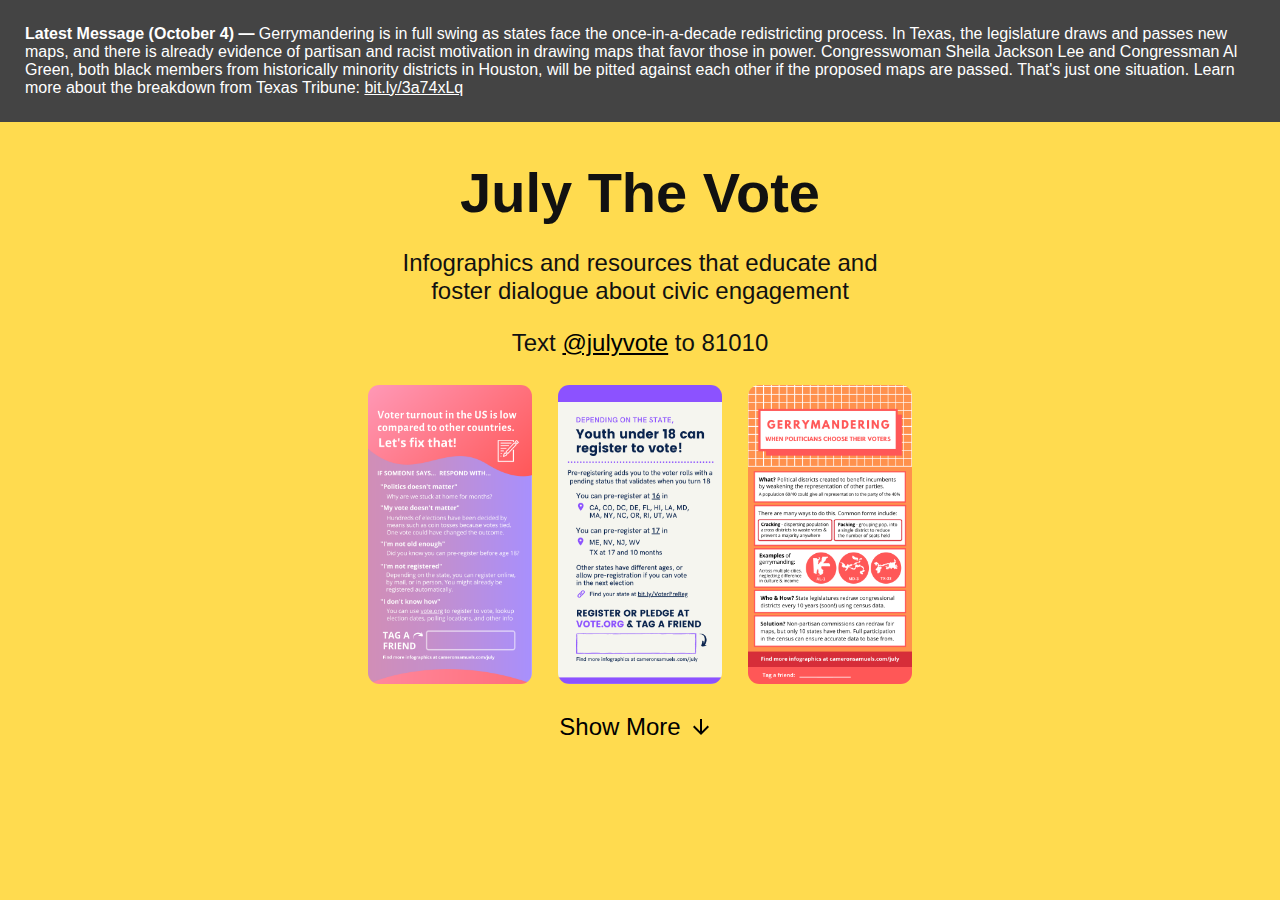
<file: index.html>
<!DOCTYPE html>
<html lang="en" dir="ltr">
  
  <head>
    <title>July The Vote</title>
    <meta charset="utf-8">
    <meta name="viewport" content="width=device-width,initial-scale=1">
    <meta name="description" content="Infographics and resources that educate and foster dialogue about civic engagement. Sent out each day of July 2020 via Remind and on this website.">
    <link rel="icon" type="image/png" href="https://cameronsamuels.com/july/images/favicon.png">
    <link rel="canonical" href="https://cameronsamuels.com/july">
    <link rel="stylesheet" href="style.css?24">
  </head>
  
  <body>
    
    <header>
      <strong>Latest Message (October 4) &mdash;</strong>
      Gerrymandering is in full swing as states face the once-in-a-decade redistricting process. In Texas, the legislature draws and passes new maps, and there is already evidence of partisan and racist motivation in drawing maps that favor those in power. Congresswoman Sheila Jackson Lee and Congressman Al Green, both black members from historically minority districts in Houston, will be pitted against each other if the proposed maps are passed. That's just one situation. Learn more about the breakdown from Texas Tribune: <a href="https://bit.ly/3a74xLq">bit.ly/3a74xLq</a>
    </header>
    
    <div>
      <h1>July The Vote</h1>
      <p>Infographics and resources that educate and foster dialogue about civic engagement</p>
      <p>Text <a href="https://remind.com/join/julyvote">@julyvote</a> to 81010</p>
    </div>
    
    <div>
      <a href="images/8.png?28"><img alt="Infographic (7/28) - Voter turnout in the US is low compared to other countries" src="images/8.png?28"></a>
      <a href="images/7.png"><img alt="Infographic (7/23) - Youth under 18 can register to vote!" src="images/7.png?23"></a>
      <a href="images/6.png"><img alt="Infographic (7/17) - Gerrymandering is when politicians choose their voters." src="images/6.png?17"></a>
      <input type="checkbox">
      <div>
        <a href="images/5.png"><img alt="Infographic (7/12) - There are many types of elections including primaries, general, and runoff elections." src="images/5.png?12"></a>
        <a href="images/4.png"><img alt="Infographic (7/9) - Early voting is a much better option than voting on election day." src="images/4.png?9"></a>
        <a href="images/3.png"><img alt="Infographic (7/6) - Voter suppression is a problem that can consist of limited polling places, language barriers, false registration purges, no early voting, and difficult voter registration." src="images/3.png?6"></a>
        <a href="images/2.png"><img alt="Infographic (7/4) - Providing our voices in the democratic process is our civic duty." src="images/2.png?4"></a>
        <a href="images/1.png"><img alt="Infographic (7/3) - The November election is 4 months away, and there is a deadline to register to vote." src="images/1.png?3"></a>
      </div>
       <div>
        <h2>Post Elections (2021)</h2>
        <ul>
          <li>
            <strong>October 4</strong>
            Gerrymandering is in full swing as states face the once-in-a-decade redistricting process. In Texas, the legislature draws and passes new maps, and there is already evidence of partisan and racist motivation in drawing maps that favor those in power. Congresswoman Sheila Jackson Lee and Congressman Al Green, both black members from historically minority districts in Houston, will be pitted against each other if the proposed maps are passed. That's just one situation. Learn more about the breakdown from Texas Tribune: <a href="https://bit.ly/3a74xLq">bit.ly/3a74xLq</a>
          </li>
          <li>
            <strong>August 6</strong>
            56 years ago today, President LBJ enacted the Voting Rights Act of 1965 which prohibited racial discrimination in elections by abolishing literacy tests, poll taxes, and outlawing racial gerrymandering. This bill has decayed over the decades, making it ever so necessary to pass the For The People Act and the John Lewis Voting Rights Act in Congress. Learn more and take action: <a href="https://bit.ly/3flg4tM">bit.ly/3flg4tM</a>
          </li>
          <li>
            <strong>July 13</strong>
            State legislators walked out of the Texas Capitol yesterday to board private jets to DC in an effort to break quorum (again!) and prevent the legislature from passing a voter suppression bill. They forfeited their salary and are now risking their fugitive arrest by standing up for democracy: <a href="https://bit.ly/3e6yXzW">bit.ly/3e6yXzW</a>
          </li>
          <li>
            <strong>June 19</strong>
            Today is Juneteenth, a celebration of when the last enslaved people in the US were freed from centuries of bondage. This took place two years after the Emancipation Proclamation was issued because news about their freedom was withheld by white masters. Disenfranchisement like this continued throughout history and is still seen today. Congress' For The People Act is a first step to bring fairness, representation, and justice to POC. Call or email the White House to urge President Biden to support HR1: <a href="https://bit.ly/3cSSMKv">bit.ly/3cSSMKv</a>
          </li>
          <li>
            <strong>May 10</strong>
            Attacks on voting rights have continued to be pushed in state legislatures at unprecedented rates. Last Saturday, marked as John Lewis Voting Rights Advancement Day, thousands marched and lobbied in opposition of voter suppression. Lookup your state and congressional legislators to send an email or phone call in support of voting rights: <a href="https://bit.ly/3w5F9ir">bit.ly/3w5F9ir</a>
          </li>
          <li>
            <strong>March 26</strong>
            Yesterday, Georgia enacted an omnibus voter suppression bill that makes it more difficult for already marginalized communities to voice their vote. Similar bills are being discussed in state legislatures across the country, including HB6 and SB7 in Texas. Democracy is under attack, and all the 2020 social justice and election organizing will be lost if these bills are enacted.
          </li>
        </ul>
        <h2>Runoff Elections (2020)</h2>
        <ul>
          <li>
            <strong>January 4</strong>
            Tomorrow is Election Day in Georgia for their runoff US Senate elections which will determine the partisanship of Congress. Have a friend from Georgia? Encourage them to vote and invite their friends.
          </li>
          <li>
            <strong>December 14</strong>
            Today is the first day of early voting in Georgia for their runoff US Senate elections. Have a friend from Georgia? Let them know! Make sure to check what runoff elections are happening in your community too.
          </li>
          <li>
            <strong>December 1</strong>
            Did you know there are runoff elections possibly happening in your community? In Georgia, there are two US Senate runoff elections that will determine the partisan control of Congress. There is one week left to register to vote in Georgia, so text a friend and let them know!
          </li>
        </ul>
        <h2>October Messages (2020)</h2>
        <ul>
          <li>
            <strong>November 3</strong>
            Today is the day! As long as someone is in line when polls close, they have the full right to vote. Demand a provisional ballot if there is a problem with your registration. The election protection hotline is 866-OUR-VOTE. Know your rights <a href="https://bit.ly/2TNFi8W">bit.ly/2TNFi8W</a>
          </li>
          <li>
            <strong>November 2</strong>
            Tomorrow is the last chance to vote, so don't rely on your judgement: text your friends directly to ensure they will vote. Scroll through your contact list and your social media friends.
          </li>
          <li>
            <strong>November 1</strong>
            You've made it this far, so why stop now? Text your friends directly to ensure they will vote. Scroll through your contact list and your social media friends. This is the most effective way to get out the vote!
          </li>
          <li>
            <strong>October 31</strong>
            More than 90 million Americans have already cast ballots, setting records for early voter turnout across the country, especially among young voters. There are still 3 more days until the election is over, so go through your contact list and ensure your friends have made a plan to vote (no more mailing ballots–dropoff instead!)
          </li>
          <li>
            <strong>October 27</strong>
            If you or your friends will be voting by mail, TODAY is the day to return your ballot to ensure it will be counted in time. Some states provide the option to dropoff your ballot in-person, so use that option if you can. Election Day is just one week away, but the election is not in one week: the election is happening now!
          </li>
          <li>
            <strong>October 24</strong>
            60% of people voted on election day in 2018 (source: US Census Bureau). Many people are turned away on election days or have to wait in hours-long lines. Don't wait until Nov 3, the stakes are too high! Have you made a plan to vote early? Have your friends?
          </li>
          <li>
            <strong>October 17</strong>
            We are 17 days away from Election Day, so make a plan to vote early! When voting in-person, your state may require you to have a photo ID from a specific list of documents. When voting by mail, there may also be strict identification requirements. Lookup your state's voter ID laws at <a href="https://bit.ly/357Q531">bit.ly/357Q531</a>
          </li>
          <li>
            <strong>October 10</strong>
            Many states are already sending absentee ballots to voters, and in-person early voting takes place this month for many states. Lookup your state's early voting dates and mark your calendar with a plan to vote. Make sure you determine your transportation and verify that you have an acceptable voter ID. Use <a href="https://plantwovote.com">plantwovote.com</a> to ensure you are all set. Tell a friend about your voting plan and discuss theirs too!
          </li>
          <li>
            <strong>October 3</strong>
            We are now one month away from Election Day. Knowing who to vote for is just as important as making a voting plan. Sample ballots allow voters to preview who will be on their ballot. View your curated sample ballot at <a href="https://bit.ly/3mUh8Hh">bit.ly/3mUh8Hh</a>
          </li>
        </ul>
        <h2>Civic Week of Action (2020)</h2>
        <ul>
          <li>
            <strong>September 27</strong>
            Thank you for participating in the HS Civic Week of Action. Keep the momentum going and get out the vote this election! I will be sending a couple messages in October to remind you of important dates and information. Don't forget that people must be registered before the state-specific deadline!
          </li>
          <li>
            <strong>September 26</strong>
            People are far more likely to vote if someone they know encourages them to, a concept known as relational organizing. Posting on social media can definitely spread the word, but having a conversation with a friend could actually get them out to vote. On an iPhone, you can click here to use an SMS template to get started: <a href="https://plantwovote.com/sms">plantwovote.com/sms</a>
          </li>
          <li>
            <strong>September 25</strong>
            Check out Gerry Posts, an online website I created that allows you to design a social media graphic using the Ugly Gerry font made from congressional districts. Create one and share it to spread the word about unfair gerrymandering and the importance of voting <a href="https://cameronsamuels.com/gerry">cameronsamuels.com/gerry</a>
          </li>
          <li>
            <strong>September 24</strong>
            Voting by mail is an accessible and convenient way to vote, and it is also a no-risk method of voting during this pandemic. However, 92,000 mail ballots were tossed in 2016 due to mismatched signatures according to the Election Assistance Commission, raising concerns about disenfranchisement. Make sure your signature matches the one on record! You have also probably heard the chatter about the USPS and security of mail-in ballots, but did you know you may be able to drop-off your ballot in-person to ensure it gets counted? <a href="https://bit.ly/3iRVAsk">bit.ly/3iRVAsk</a>
          </li>
          <li>
            <strong>September 23</strong>
            Making a voting plan is crucial to prepare yourself for taking the time and effort to vote. You can use the "Plan Two Vote" interactive checklist I created to make your voting plan in just two minutes <a href="https://plantwovote.com">plantwovote.com</a>
          </li>
          <li>
            <strong>September 22</strong>
            Today is National Voter Registration Day! You have probably heard the phrase "register to vote" thrown around recently, but have you been asked to verify your registration? Ensure that your registration is active with your current legal name and residential address, and encourage your friends to do the same <a href="https://bit.ly/32Mpys4">bit.ly/32Mpys4</a>
          </li>
          <li>
            <strong>September 21</strong>
            The COVID-19 pandemic has undeniably presented problems that could affect the election this year, and one of them is with election clerks. Pew Research found that the majority of poll workers in 2016 were above the age of 60, meaning there will likely be a shortage this year due to health concerns. If polling stations are understaffed, they will have long wait times or be forced to close. Becoming a Student Election Clerk is a great way for people under the age of 18 to help in the democratic process (and most of the time it's paid!). Get started at <a href="https://bit.ly/3cjO1Iy">bit.ly/3cjO1Iy</a>
          </li>
          <li>
            <strong>September 20</strong>
            Hello everyone! We are now within 45 days of the election, and there is so much we need to do before then. Get you and your friends ready to vote by staying tuned this week for a Civic Week of Action.
          </li>
        </ul>
        <h2>July The Vote (2020)</h2>
        <ul>
          <li>
            <strong>August 1</strong>
            Relational organizing is a highly effective organizing style that consists of reaching out to people you know to get them registered to vote and to make a voting plan. Now take this challenge: set a goal for how many voters you want to get out this election. July The Vote will return in September for a check-in on your goal and a continuation of messages relating to important dates and information.
          </li>
          <li>
            <strong>July 31</strong>
            In the 2017 election for a Virginia House seat, the vote was tied and therefore decided by a random selection from a bowl. Not only did the incumbent win, but the house remained 51-49 with a Republican majority. Every vote makes a difference and has the power to flip an entire government. You can view a list of worldwide tied/close elections on Wikipedia at <a href="https://bit.ly/3fjoNd3">bit.ly/3fjoNd3</a>
          </li>
          <li>
            <strong>July 30</strong>
            Youth turnout in Texas for voters aged 18-30 was up by more than 500% in the 2018 election compared to the last midterm election in 2014 according to the Houston Chronicle. Similar trends were present in other states as well. However, youth turnout has not been high in recent decades. Learn why from Tufts at <a href="https://bit.ly/3f64Ypw">bit.ly/3f64Ypw</a>
          </li>
          <li>
            <strong>July 29</strong>
            The 2018 election was the first time since 1982 that a midterm election turned out more than 50% of the voting age population. Learn from the Census Bureau about the demographics of the increased voters at <a href="https://bit.ly/31KpfOx">bit.ly/31KpfOx</a>
          </li>
          <li>
            <strong>July 28</strong>
            Only 55% of the voting-age population voted in 2016, ranking the United States 26 in voter turnout among 32 countries in the OECD. Find and share today's infographic at <a href="https://cameronsamuels.com/july">cameronsamuels.com/july</a>, and learn more from Pew Research at <a href="https://pewrsr.ch/2P25Lxh">pewrsr.ch/2P25Lxh</a>
          </li>
          <li>
            <strong>July 27</strong>
            Voting is mandatory in roughly 1 in 10 countries through a concept called compulsory voting that aims to increase participation in democracy. While it does increase voter turnout, it is often not enforced. Some say it legitimizes the outcome to represent everyone, but others point out that random or uninformed votes increase. Learn more from the International IDEA at <a href="https://bit.ly/3hHgrxE">bit.ly/3hHgrxE</a>
          </li>
          <li>
            <strong>July 26</strong>
            Automatic voter registration has voter rolls continuously updated or added to when people interact with government agencies such as the DMV when issuing a driver's license. Because data becomes digital, this saves money, paper, and time, and it increases accuracy and accessibility. Learn more from the Brennan Center at <a href="https://bit.ly/2WV6DI4">bit.ly/2WV6DI4</a>
          </li>
          <li>
            <strong>July 25</strong>
            The voting age varies by country, and there are several that allow citizens to vote at age 16 and 17. You can learn more from BatchGeo at <a href="https://bit.ly/3eZudKb">bit.ly/3eZudKb</a>. What do you think about voting before the age of 18? Submit a response and see what others in July The Vote think about the voting age at <a href="https://cameronsamuels.com/july/25">cameronsamuels.com/july/25</a>
          </li>
          <li>
            <strong>July 24</strong>
            The voting age was historically 21 until young people spoke out and took action throughout the 20th century, leading to the passage of the 26th amendment that lowered the age to 18. Learn more from the History Channel at <a href="https://bit.ly/30Mu5bB">bit.ly/30Mu5bB</a>
          </li>
          <li>
            <strong>July 23</strong>
            Did you know you can pre-register to vote as early as 16-years-old? Find and share today's infographic at <a href="https://cameronsamuels.com/july">cameronsamuels.com/july</a>, and lookup your state's pre-registration age requirement at <a href="https://bit.ly/voterprereg">bit.ly/voterprereg</a>
          </li>
          <li>
            <strong>July 22</strong>
            Ugly Gerry is a font created by congressional districts. You can download the font to use, or you can share it to promote the absurdity of gerrymandering. Check it out at <a href="https://bit.ly/3g4fFKJ">bit.ly/3g4fFKJ</a> and follow their Twitter @uglygerry
          </li>
          <li>
            <strong>July 21</strong>
            The ReDistricting Game is a fun and interactive 5-level game that you can play to educate yourself on gerrymandering. You will learn about population equality among districts, partisan and bipartisan gerrymandering, the voting rights act, and reforming the redistricting process. Start playing now at <a href="https://bit.ly/32H8bte">bit.ly/32H8bte</a> and make sure to check out the other resources on their website.
          </li>
          <li>
            <strong>July 20</strong>
            Gerrymandering often consists of districts that span across multiple cities, or districts that encompass distinct changes in population density (rural and urban), racial composition, or income levels. Just think: can one person adequately represent the needs of everyone in the district? Check out the "Atlas of Redistricting" by FiveThirtyEight which allows you to see the racial composition of each district, understand the partisan politics behind current districts, and play around with hypothetical redistricting <a href="https://53eig.ht/2CMdixb">53eig.ht/2CMdixb</a>
          </li>
          <li>
            <strong>July 19</strong>
            State legislatures are responsible for redistricting in 35 states, providing a large potential for incumbent politicians to benefit themselves over the people they represent. Independent commissions that draw the lines of political districts without influence from the greedy interests of legislators could be a solution. However, opposition to these commissions include the inability to hold them accountable as you cannot "vote them out" if they misbehave. Learn more from Ballotpedia at <a href="https://bit.ly/3hdq3zM">bit.ly/3hdq3zM</a>
          </li>
          <li>
            <strong>July 18</strong>
            The task of redistricting is up to or appointed by state legislatures following the completion of the census taken at the beginning of each decade (i.e. this year!). There are many different concepts and methods to consider when redrawing these districts, and we must understand them before diving deeper into the problems and solutions of gerrymandering. Learn from Ballotpedia about redistricting at <a href="https://bit.ly/2Wxs2ah">bit.ly/2Wxs2ah</a>
          </li>
          <li>
            <strong>July 17</strong>
            A concept called "gerrymandering" allows politicians to choose their voters, making it harder for voters to choose their politicians. The term "Gerry-mander" was coined by the Boston Gazette in a satirical cartoon when MA Governor Elbridge Gerry redistricted the state senate in 1812 to benefit the Democratic-Republican Party, in which a district resembled a mythical salamander. Modern-day gerrymandering to benefit a specific party occurs in so many places across the country, and it is a cruel form of voter suppression that devalues the voices of democracy. Find and share today's infographic at <a href="https://cameronsamuels.com/july">cameronsamuels.com/july</a>, and learn more from RepresentUs at <a href="https://bit.ly/2ZExiuQ">bit.ly/2ZExiuQ</a>
          </li>
          <li>
            <strong>July 16</strong>
            More than 15 million eligible voters did not vote in 2016 because they did not have transportation to the polls. Among these are the elderly, people of different abilities, and people without personal transportation. As part of their LyftUp campaign, the rideshare service Lyft is offering free and discounted rides to the polls this year, expanding upon their 2018 campaign. Learn more from their blog post at <a href="https://lft.to/3eCa64k">lft.to/3eCa64k</a>, and search up the partnering organizations to support them.
          </li>
          <li>
            <strong>July 15</strong>
            The voting eligible population includes 35 million people with disabilities (AAPD), but only 40% of polling places accommodate people of different abilities (ACLU). This week is the AAPD's National Disability Voter Registration Week, and you can learn more about their voting campaign at <a href="https://bit.ly/3iMCHay">bit.ly/3iMCHay</a>
          </li>
          <li>
            <strong>July 14</strong>
            America is changing, and the electoral college does not have the same effect anymore. Out of the last three presidents (Donald Trump, Barack Obama, and George W. Bush), Obama was the only one to win the popular vote. Check out this Instagram post by So You Want To Talk About that discusses the Electoral College <a href="https://bit.ly/2ZpNvDY">bit.ly/2ZpNvDY</a> &mdash; Minor retraction/clarification: George W. Bush lost the popular vote in 2000 but won the popular vote in 2004.
          </li>
          <li>
            <strong>July 13</strong>
            Elections take place to fill many different positions of public office. Among these are representatives and senators who take office at either a federal or state level to create and enact legislation. Lookup your congressional representative (by address) at <a href="https://bit.ly/3fipnsp">bit.ly/3fipnsp</a> and your senators (by state) at <a href="https://bit.ly/3egW1Ju">bit.ly/3egW1Ju</a> (hint: your representative is up for reelection this November, and this may also be the case for your senators)
          </li>
          <li>
            <strong>July 12</strong>
            Elections are not just a one-time event that takes place in November. A single election cycle could include many elections. Find today's infographic at <a href="https://cameronsamuels.com/july">cameronsamuels.com/july</a> to learn the common types of elections, and visit <a href="https://vote.org/election-reminders">vote.org/election-reminders</a> to receive updates on elections in your area.
          </li>
          <li>
            <strong>July 11</strong>
            Many blue collar workers are unable to vote on Election Day due to their work shifts, discouraging voter participation among people who may in turn become even more disadvantaged without their voice being heard. Although making Election Day a federal holiday produces many benefits, it also presents issues stemming from the root of the problem. Read this brief summary about Election Day and compare the pros and cons at <a href="https://bit.ly/3fw9i28">bit.ly/3fw9i28</a>
          </li>
          <li>
            <strong>July 10</strong>
            Absentee ballots allow people to vote without being present at an in-person polling center. All states provide mail-in ballots upon request, but some require an excuse. There are many advantages to offering mail-in voting, but there are a couple considerations to account for as well. Learn about and check your state's rules regarding absentee ballots from NCSL at <a href="https://bit.ly/2BVcfei">bit.ly/2BVcfei</a>
          </li>
          <li>
            <strong>July 9</strong>
            In 2018, 40% of people casted their ballots before Election Day via alternate voting methods, according to the US Census Bureau. Let's break down the advantages of voting early. Find and share today's infographic at <a href="https://cameronsamuels.com/july">cameronsamuels.com/july</a>
          </li>
          <li>
            <strong>July 8</strong>
            Online voter registration can save time during busy working schedules and encourage voter participation. Unfortunately, 11 states do not offer online registration despite it being more secure and cost efficient. In Arizona, each paper registration costs 83 cents while online registration is just 3 cents each. Learn more from NCSL at <a href="https://bit.ly/3iIPL0s">bit.ly/3iIPL0s</a> and check out their additional resources.
          </li>
          <li>
            <strong>July 7</strong>
            22 million Americans (11%) do not have any government-issued photo ID, which a select few ID's are required to vote in many states. Learn more with this fact sheet from ACLU at <a href="https://bit.ly/31DhEB7">bit.ly/31DhEB7</a> and read this article by the Washington Post about personal experiences in 2016 at <a href="https://wapo.st/2ZE6Ksm">wapo.st/2ZE6Ksm</a>
          </li>
          <li>
            <strong>July 6</strong>
            Voter suppression takes many forms, and it immensely affects the outcome of elections by unjustly disenfranchising Americans. This infographic will teach you the basics, so check it out and share at <a href="https://cameronsamuels.com/july">cameronsamuels.com/july</a>. You can learn more from ACLU at <a href="https://bit.ly/3gjuhFL">bit.ly/3gjuhFL</a>
          </li>
          <li>
            <strong>July 5</strong>
            Take a look at this article from USA Today that discusses the historical and ongoing suppression of Black Americans in government and voting (there is no infographic today) <a href="https://bit.ly/3gknmMf">bit.ly/3gknmMf</a>
          </li>
          <li>
            <strong>July 4</strong>
            Happy Fourth! Although most Americans take pride in our ability to self-govern, many overlook the centuries-long disenfranchisement of BIPOC that leaves them underrepresented in places such as voting and government. If you identify as white, reflect upon how your voice may be heard above others in these spaces and how you can change this on an individual level.
          </li>
          <li>
            <strong>July 3</strong>
            Did you know voters must be registered to vote before a state-specific deadline? Find your deadline at <a href="https://vote.org/voter-registration-deadlines">vote.org/voter-registration-deadlines</a>
          </li>
          <li>
            <strong>July 1-2</strong>
            Thanks for joining July The Vote! Each day this month, an infographic or resource will be sent out. We'll learn about voter suppression, alternate ways to vote, elected government, gerrymandering, teen civic engagement, and ending the month with voter turnout. I encourage you each day to post the infographics on your social media story and take at least 10 minutes to read into and utilize the resources. Hope you enjoy! Text @julyvote to 81010 to receive the daily messages.
          </li>
          <li>
            <strong>About</strong>
            July The Vote was created by Cameron Samuels for the RAC Teen Justice Fellowship and Civic Engagement Campaign. Check out the <a href="https://github.com/cameronsamuels/july">GitHub Source Code</a> for the website.
          </li>
        </ul>
      </div>
    </div>
    
  </body>
  
</html>
</file>
<file: style.css>
body {
  margin: 0;
  margin-bottom: 30px;
  background: #ffdb4f;
  color: #111;
  font-family: helvetica, arial, sans-serif;
}

header {
  padding: 25px;
  background: #444;
  color: #fff;
}

header a {
  color: #fff !important;
}

body>div:first-of-type {
  width: 40%;
  margin: 0 auto;
  text-align: center;
}

body>div:first-of-type h1 {
  font-size: 3.5em;
  margin-bottom: 0;
}

body>div:first-of-type p {
  font-size: 1.5em;
}

body>div:first-of-type a,
body>div:nth-of-type(2) a {
  color: initial !important;
}

body>div:nth-of-type(2) {
  text-align: center;
}

body>div:nth-of-type(2) input[type="checkbox"] {
  display: block;
  position: relative;
  width: 100%;
  margin: 20px auto;
  border: 0;
  font-size: 1.5em;
  text-align: center;
  -webkit-appearance: none;
  -moz-appearance: none;
  -webkit-tap-highlight-color: transparent;
  outline: 0;
  cursor: pointer;
}

body>div:nth-of-type(2) input[type="checkbox"]:before {
  content: "Show More";
  vertical-align: middle;
}
body>div:nth-of-type(2) input[type="checkbox"]:after {
  content: "";
  display: inline-block;
  width: 1em;
  height: 1em;
  margin: 0 8px;
  left: 100%;
  background: url(images/arrow-down.svg) 100%/1em no-repeat;
  vertical-align: middle;
}

body>div:nth-of-type(2) input:checked:after {
  background: url(images/arrow-up.svg) 100%/1em no-repeat;
}

body>div:nth-of-type(2) div {
  display: none;
}

body>div:nth-of-type(2) input:checked + div,
body>div:nth-of-type(2) input:checked + div + div {
  display: block;
}

body>div:nth-of-type(2)>a,
body>div:nth-of-type(2)>div>a {
  display: inline-block;
  position: relative;
  margin: 0 .5vw;
  cursor: pointer;
}

body>div:nth-of-type(2) img {
  box-sizing: border-box;
  width: 13.5vw;
  height: 24vw;
  border: 4px transparent solid;
  border-radius: 1.2vw;
}

body>div:nth-of-type(2) img:hover {
  border: 4px #111 solid;
}

body>div:nth-of-type(2) a:not([href]):before {
  content: "Coming Soon!";
  position: absolute;
  top: calc(50% - 30px);
  bottom: 0;
  right: 0;
  left: 0;
  text-align: center;
  font-size: 20px;
  pointer-events: none;
}

body>div:nth-of-type(2)>div:nth-of-type(2) {
  text-align: center;
}

body>div:nth-of-type(2)>div:nth-of-type(2) h2 {
  margin-bottom: 0;
}

body>div:nth-of-type(2)>div:nth-of-type(2) ul {
  display: inline-block;
  list-style-type: none;
  width: 60%;
  padding: 0;
  text-align: left;
}

body>div:nth-of-type(2)>div:nth-of-type(2) ul strong {
  margin-right: 10px;
}

body>div:nth-of-type(2)>div:nth-of-type(2) li {
  margin-bottom: 1em;
}

@media all and (max-width: 500px) {
  body>div:first-of-type,
  body>div:nth-of-type(2)>div:nth-of-type(2) ul {
    width: 90%;
  }
  body>div:nth-of-type(2) a img {
    width: 27vw;
    height: 48vw;
    border-radius: 4.5vw;
  }
}

@media print {
  body>div:first-of-type,
  body>div:nth-of-type(2)>div:nth-of-type(2) ul {
    width: 90%;
  }
}
</file>
